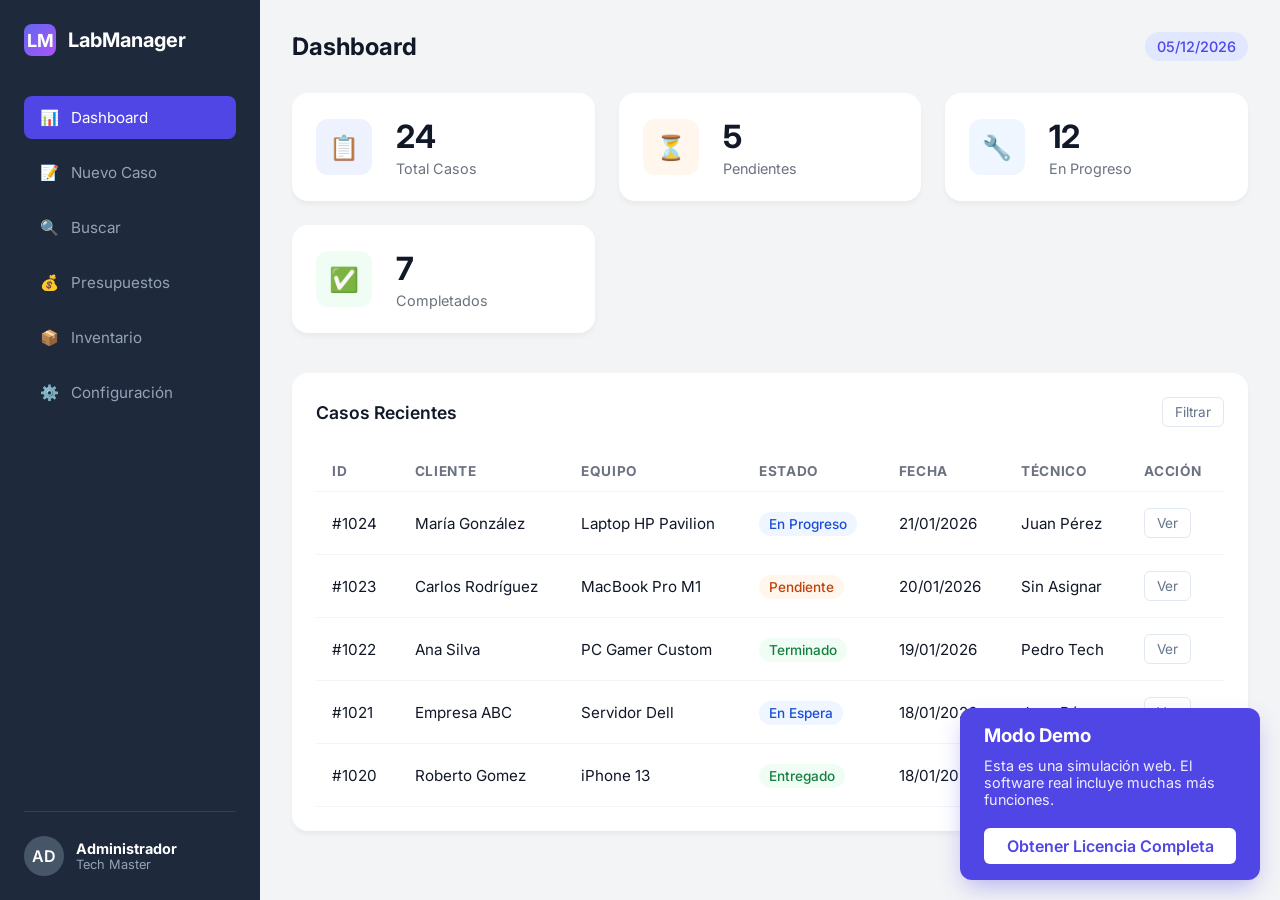
<file: demo.html>
<!DOCTYPE html>
<html lang="es">
<head>
    <meta charset="UTF-8">
    <meta name="viewport" content="width=device-width, initial-scale=1.0">
    <title>LabManager - Demo Interactiva</title>
    <link href="https://fonts.googleapis.com/css2?family=Inter:wght@300;400;500;600;700&display=swap" rel="stylesheet">
    <style>
        :root {
            --primary: #4F46E5;
            --sidebar-bg: #1e293b;
            --sidebar-text: #e2e8f0;
            --main-bg: #f3f4f6;
            --card-bg: #ffffff;
            --text-main: #111827;
            --text-muted: #6b7280;
        }

        * {
            margin: 0;
            padding: 0;
            box-sizing: border-box;
            font-family: 'Inter', sans-serif;
        }

        body {
            background-color: var(--main-bg);
            height: 100vh;
            display: flex;
            overflow: hidden;
        }

        /* Sidebar */
        .sidebar {
            width: 260px;
            background-color: var(--sidebar-bg);
            color: var(--sidebar-text);
            display: flex;
            flex-direction: column;
            padding: 1.5rem;
            flex-shrink: 0;
            transition: transform 0.3s ease;
        }

        .brand {
            display: flex;
            align-items: center;
            gap: 12px;
            font-size: 1.25rem;
            font-weight: 700;
            color: #fff;
            margin-bottom: 2.5rem;
        }

        .brand-logo {
            width: 32px;
            height: 32px;
            background: linear-gradient(135deg, #6366f1 0%, #a855f7 100%);
            border-radius: 8px;
            display: flex;
            align-items: center;
            justify-content: center;
            font-size: 18px;
        }

        .nav-items {
            display: flex;
            flex-direction: column;
            gap: 0.75rem;
        }

        .nav-item {
            display: flex;
            align-items: center;
            gap: 12px;
            padding: 12px 16px;
            border-radius: 8px;
            cursor: pointer;
            transition: all 0.2s;
            color: #94a3b8;
            font-size: 0.95rem;
            text-decoration: none;
        }

        .nav-item:hover, .nav-item.active {
            background-color: #334155;
            color: #fff;
        }

        .nav-item.active {
            background-color: var(--primary);
        }

        .user-profile {
            margin-top: auto;
            display: flex;
            align-items: center;
            gap: 12px;
            padding-top: 1.5rem;
            border-top: 1px solid #334155;
        }

        .avatar {
            width: 40px;
            height: 40px;
            background-color: #475569;
            border-radius: 50%;
            display: flex;
            align-items: center;
            justify-content: center;
            font-weight: 600;
            color: #fff;
        }

        .user-info h4 { font-size: 0.9rem; color: #fff; }
        .user-info p { font-size: 0.8rem; color: #94a3b8; }

        /* Main Content */
        .main-content {
            flex: 1;
            padding: 2rem;
            overflow-y: auto;
            position: relative;
        }

        .header {
            display: flex;
            justify-content: space-between;
            align-items: center;
            margin-bottom: 2rem;
        }

        .page-title {
            font-size: 1.5rem;
            font-weight: 700;
            color: var(--text-main);
        }

        .date-badge {
            background-color: #e0e7ff;
            color: var(--primary);
            padding: 6px 12px;
            border-radius: 20px;
            font-weight: 500;
            font-size: 0.9rem;
        }

        /* Dashboard Grid */
        .stats-grid {
            display: grid;
            grid-template-columns: repeat(auto-fit, minmax(240px, 1fr));
            gap: 1.5rem;
            margin-bottom: 2.5rem;
        }

        .stat-card {
            background: var(--card-bg);
            padding: 1.5rem;
            border-radius: 16px;
            box-shadow: 0 4px 6px -1px rgba(0, 0, 0, 0.05);
            display: flex;
            align-items: center;
            gap: 1.5rem;
            transition: transform 0.2s;
        }

        .stat-card:hover {
            transform: translateY(-2px);
        }

        .stat-icon {
            width: 56px;
            height: 56px;
            border-radius: 12px;
            display: flex;
            align-items: center;
            justify-content: center;
            font-size: 1.5rem;
        }

        .stat-info h3 {
            font-size: 2rem;
            font-weight: 700;
            color: var(--text-main);
            margin-bottom: 4px;
        }

        .stat-info p {
            color: var(--text-muted);
            font-size: 0.9rem;
        }

        /* Table Section */
        .table-container {
            background: var(--card-bg);
            border-radius: 16px;
            box-shadow: 0 4px 6px -1px rgba(0, 0, 0, 0.05);
            padding: 1.5rem;
        }

        .table-header {
            display: flex;
            justify-content: space-between;
            align-items: center;
            margin-bottom: 1.5rem;
        }

        .table-title {
            font-size: 1.1rem;
            font-weight: 600;
            color: var(--text-main);
        }

        .data-table {
            width: 100%;
            border-collapse: collapse;
        }

        .data-table th {
            text-align: left;
            padding: 12px 16px;
            color: var(--text-muted);
            font-size: 0.85rem;
            text-transform: uppercase;
            letter-spacing: 0.05em;
            border-bottom: 1px solid #f1f5f9;
        }

        .data-table td {
            padding: 16px;
            color: var(--text-main);
            font-size: 0.95rem;
            border-bottom: 1px solid #f1f5f9;
        }

        .status-badge {
            padding: 4px 10px;
            border-radius: 12px;
            font-size: 0.85rem;
            font-weight: 500;
        }

        .status-pending { background: #fff7ed; color: #c2410c; }
        .status-progress { background: #eff6ff; color: #1d4ed8; }
        .status-completed { background: #f0fdf4; color: #15803d; }

        .btn-action {
            padding: 6px 12px;
            border-radius: 6px;
            border: 1px solid #e2e8f0;
            background: white;
            color: #64748b;
            cursor: pointer;
            font-size: 0.85rem;
            transition: all 0.2s;
        }

        .btn-action:hover {
            border-color: var(--primary);
            color: var(--primary);
        }

        /* Demo Overlay */
        .demo-overlay {
            position: fixed;
            bottom: 20px;
            right: 20px;
            background: var(--primary);
            color: white;
            padding: 1rem 1.5rem;
            border-radius: 12px;
            box-shadow: 0 10px 25px -5px rgba(79, 70, 229, 0.4);
            z-index: 100;
            display: flex;
            flex-direction: column;
            gap: 10px;
            max-width: 300px;
        }

        .btn-buy {
            background: white;
            color: var(--primary);
            border: none;
            padding: 8px 16px;
            border-radius: 6px;
            font-weight: 600;
            cursor: pointer;
            text-align: center;
            text-decoration: none;
        }

        /* Mobile Responsive */
        @media (max-width: 768px) {
            .sidebar {
                position: fixed;
                height: 100%;
                transform: translateX(-100%);
                z-index: 50;
            }
            .sidebar.open {
                transform: translateX(0);
            }
            .main-content {
                padding: 1rem;
            }
        }
    </style>
</head>
<body>
    <!-- Sidebar -->
    <aside class="sidebar">
        <div class="brand">
            <div class="brand-logo">LM</div>
            <span>LabManager</span>
        </div>
        <nav class="nav-items">
            <a href="#" class="nav-item active">
                <span>📊</span> Dashboard
            </a>
            <a href="#" class="nav-item" onclick="alert('Funcionalidad disponible en la versión completa');">
                <span>📝</span> Nuevo Caso
            </a>
            <a href="#" class="nav-item" onclick="alert('Funcionalidad disponible en la versión completa');">
                <span>🔍</span> Buscar
            </a>
            <a href="#" class="nav-item" onclick="alert('Funcionalidad disponible en la versión completa');">
                <span>💰</span> Presupuestos
            </a>
            <a href="#" class="nav-item" onclick="alert('Funcionalidad disponible en la versión completa');">
                <span>📦</span> Inventario
            </a>
            <a href="#" class="nav-item" onclick="alert('Funcionalidad disponible en la versión completa');">
                <span>⚙️</span> Configuración
            </a>
        </nav>
        <div class="user-profile">
            <div class="avatar">AD</div>
            <div class="user-info">
                <h4>Administrador</h4>
                <p>Tech Master</p>
            </div>
        </div>
    </aside>

    <!-- Main Content -->
    <main class="main-content">
        <header class="header">
            <h1 class="page-title">Dashboard</h1>
            <div class="date-badge" id="current-date">21/01/2026</div>
        </header>

        <!-- Stats Grid -->
        <div class="stats-grid">
            <div class="stat-card">
                <div class="stat-icon" style="background: #eef2ff; color: #4f46e5;">📋</div>
                <div class="stat-info">
                    <h3>24</h3>
                    <p>Total Casos</p>
                </div>
            </div>
            <div class="stat-card">
                <div class="stat-icon" style="background: #fff7ed; color: #ea580c;">⏳</div>
                <div class="stat-info">
                    <h3>5</h3>
                    <p>Pendientes</p>
                </div>
            </div>
            <div class="stat-card">
                <div class="stat-icon" style="background: #eff6ff; color: #2563eb;">🔧</div>
                <div class="stat-info">
                    <h3>12</h3>
                    <p>En Progreso</p>
                </div>
            </div>
            <div class="stat-card">
                <div class="stat-icon" style="background: #f0fdf4; color: #16a34a;">✅</div>
                <div class="stat-info">
                    <h3>7</h3>
                    <p>Completados</p>
                </div>
            </div>
        </div>

        <!-- Recent Cases Table -->
        <div class="table-container">
            <div class="table-header">
                <h2 class="table-title">Casos Recientes</h2>
                <button class="btn-action">Filtrar</button>
            </div>
            <table class="data-table">
                <thead>
                    <tr>
                        <th>ID</th>
                        <th>Cliente</th>
                        <th>Equipo</th>
                        <th>Estado</th>
                        <th>Fecha</th>
                        <th>Técnico</th>
                        <th>Acción</th>
                    </tr>
                </thead>
                <tbody>
                    <tr>
                        <td>#1024</td>
                        <td>María González</td>
                        <td>Laptop HP Pavilion</td>
                        <td><span class="status-badge status-progress">En Progreso</span></td>
                        <td>21/01/2026</td>
                        <td>Juan Pérez</td>
                        <td><button class="btn-action">Ver</button></td>
                    </tr>
                    <tr>
                        <td>#1023</td>
                        <td>Carlos Rodríguez</td>
                        <td>MacBook Pro M1</td>
                        <td><span class="status-badge status-pending">Pendiente</span></td>
                        <td>20/01/2026</td>
                        <td>Sin Asignar</td>
                        <td><button class="btn-action">Ver</button></td>
                    </tr>
                    <tr>
                        <td>#1022</td>
                        <td>Ana Silva</td>
                        <td>PC Gamer Custom</td>
                        <td><span class="status-badge status-completed">Terminado</span></td>
                        <td>19/01/2026</td>
                        <td>Pedro Tech</td>
                        <td><button class="btn-action">Ver</button></td>
                    </tr>
                    <tr>
                        <td>#1021</td>
                        <td>Empresa ABC</td>
                        <td>Servidor Dell</td>
                        <td><span class="status-badge status-progress">En Espera</span></td>
                        <td>18/01/2026</td>
                        <td>Juan Pérez</td>
                        <td><button class="btn-action">Ver</button></td>
                    </tr>
                     <tr>
                        <td>#1020</td>
                        <td>Roberto Gomez</td>
                        <td>iPhone 13</td>
                        <td><span class="status-badge status-completed">Entregado</span></td>
                        <td>18/01/2026</td>
                        <td>Pedro Tech</td>
                        <td><button class="btn-action">Ver</button></td>
                    </tr>
                </tbody>
            </table>
        </div>
    </main>

    <!-- Demo Banner -->
    <div class="demo-overlay">
        <h3>Modo Demo</h3>
        <p style="font-size: 0.9rem; margin-bottom: 10px; opacity: 0.9;">Esta es una simulación web. El software real incluye muchas más funciones.</p>
        <a href="index.html#pricing" class="btn-buy">Obtener Licencia Completa</a>
    </div>

    <script>
        // Simple interactivity for the demo
        document.querySelectorAll('.btn-action').forEach(btn => {
            btn.addEventListener('click', () => {
                if(btn.textContent === 'Ver') {
                    alert('En la versión completa, esto abriría los detalles completos del caso, historial y opciones de gestión.');
                }
            });
        });

        // Current date
        const options = { day: '2-digit', month: '2-digit', year: 'numeric' };
        document.getElementById('current-date').textContent = new Date().toLocaleDateString('es-ES', options);
    </script>
</body>
</html>
</file>
